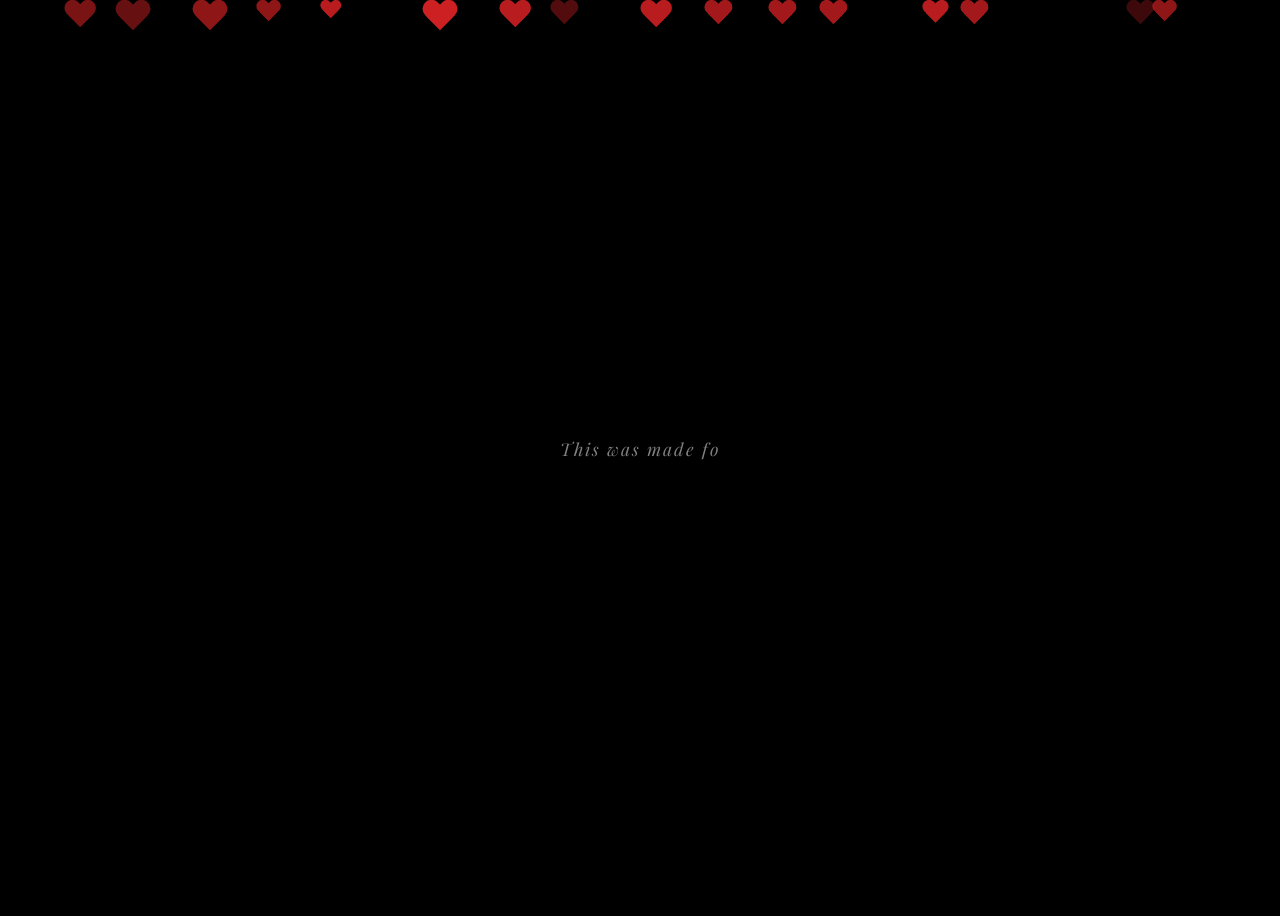
<file: index.html>
<!DOCTYPE html>
<html lang="en">
<head>
    <meta charset="UTF-8">
    <meta name="viewport" content="width=device-width, initial-scale=1.0">
    <link rel="stylesheet" href="css/index.css">
    <title>Happy Birthday</title>
    <link rel="preconnect" href="https://fonts.googleapis.com">
    <link rel="preconnect" href="https://fonts.gstatic.com" crossorigin>
    <link href="https://fonts.googleapis.com/css2?family=Playfair+Display:ital,wght@0,400..900;1,400..900&display=swap" rel="stylesheet">
</head>
<body>
    <!-- Texte qui apparaît avant le bouton -->
    <div id="intro-text"></div>

    <!-- Le bouton, caché au départ -->
    <button id="main-btn" onclick="window.location.href='chapitre1.html'" style="display:none">
        Do you wanna know how much I love you ?
    </button>

    <div class="demo-container">
        <div class="heart-animation">
            <div class="heart x1"></div>
            <div class="heart x2"></div>
            <div class="heart x3"></div>
            <div class="heart x4"></div>
            <div class="heart x5"></div>
            <div class="heart x6"></div>
            <div class="heart x7"></div>
            <div class="heart x8"></div>
            <div class="heart x9"></div>
            <div class="heart x10"></div>
            <div class="heart x11"></div>
            <div class="heart x12"></div>
            <div class="heart x13"></div>
            <div class="heart x14"></div>
            <div class="heart x15"></div>
            <div class="heart x16"></div>
        </div>
    </div>

    <script src="js/index.js"></script>
</body>
</html>
</file>
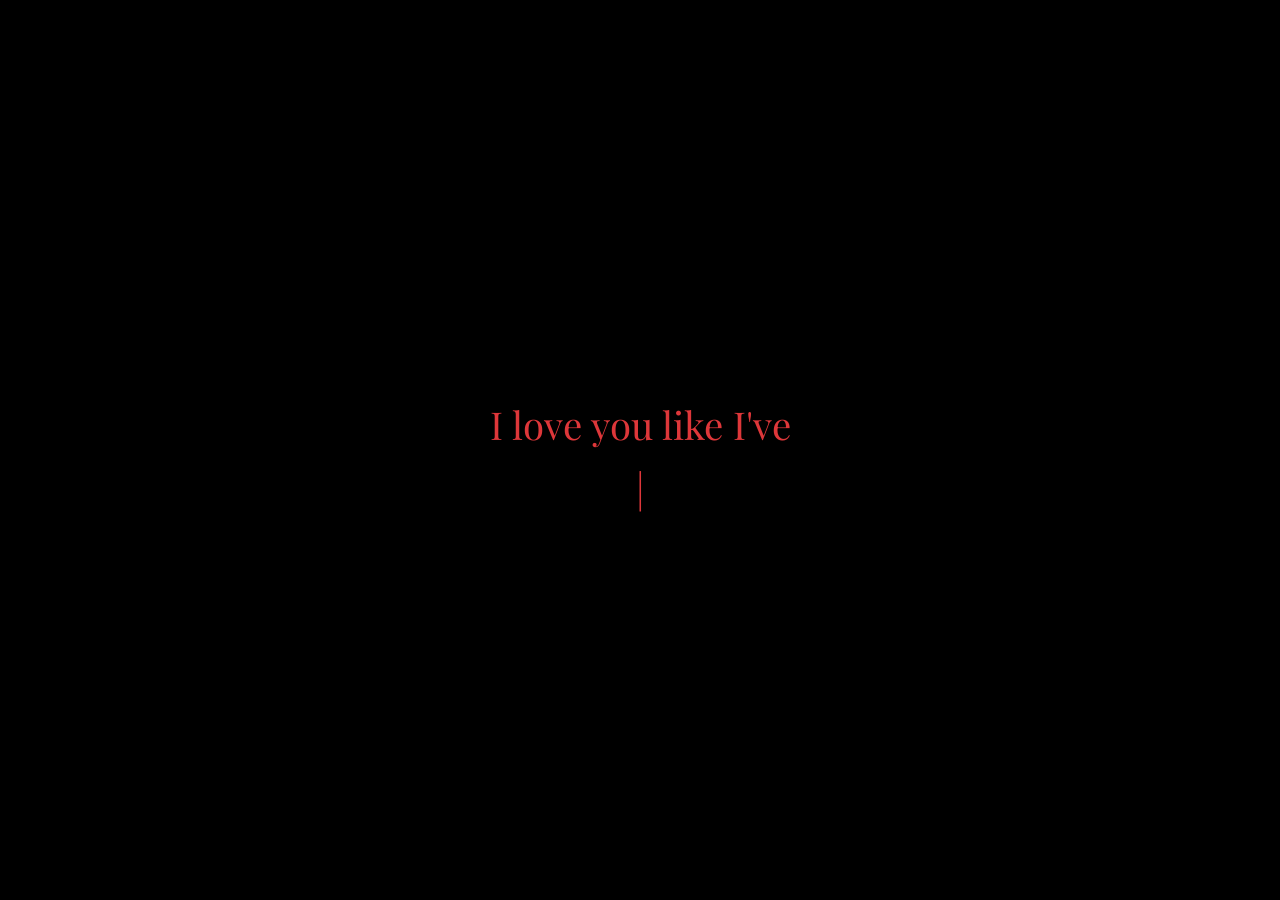
<file: chapitre1.html>
<!DOCTYPE html>
<html lang="en">
<head>
    <meta charset="UTF-8">
    <meta name="viewport" content="width=device-width, initial-scale=1.0">
    <link rel="stylesheet" href="css/chapitre1.css">
    <title>chapitre1</title>
    <link rel="preconnect" href="https://fonts.googleapis.com">
    <link rel="preconnect" href="https://fonts.gstatic.com" crossorigin>
    <link href="https://fonts.googleapis.com/css2?family=Playfair+Display:ital,wght@0,400..900;1,400..900&display=swap" rel="stylesheet">
</head>
<body>
    <div id="typewriter-container">
    <div id="typewriter-text"></div>
    <span id="cursor">|</span>
    <button onclick="window.location.href='chapitre2.html'" id="next-btn" style="display:none">Continue →</button>
</div>
<script src="js/chapitre1.js"></script>
</body>
</html>
</file>
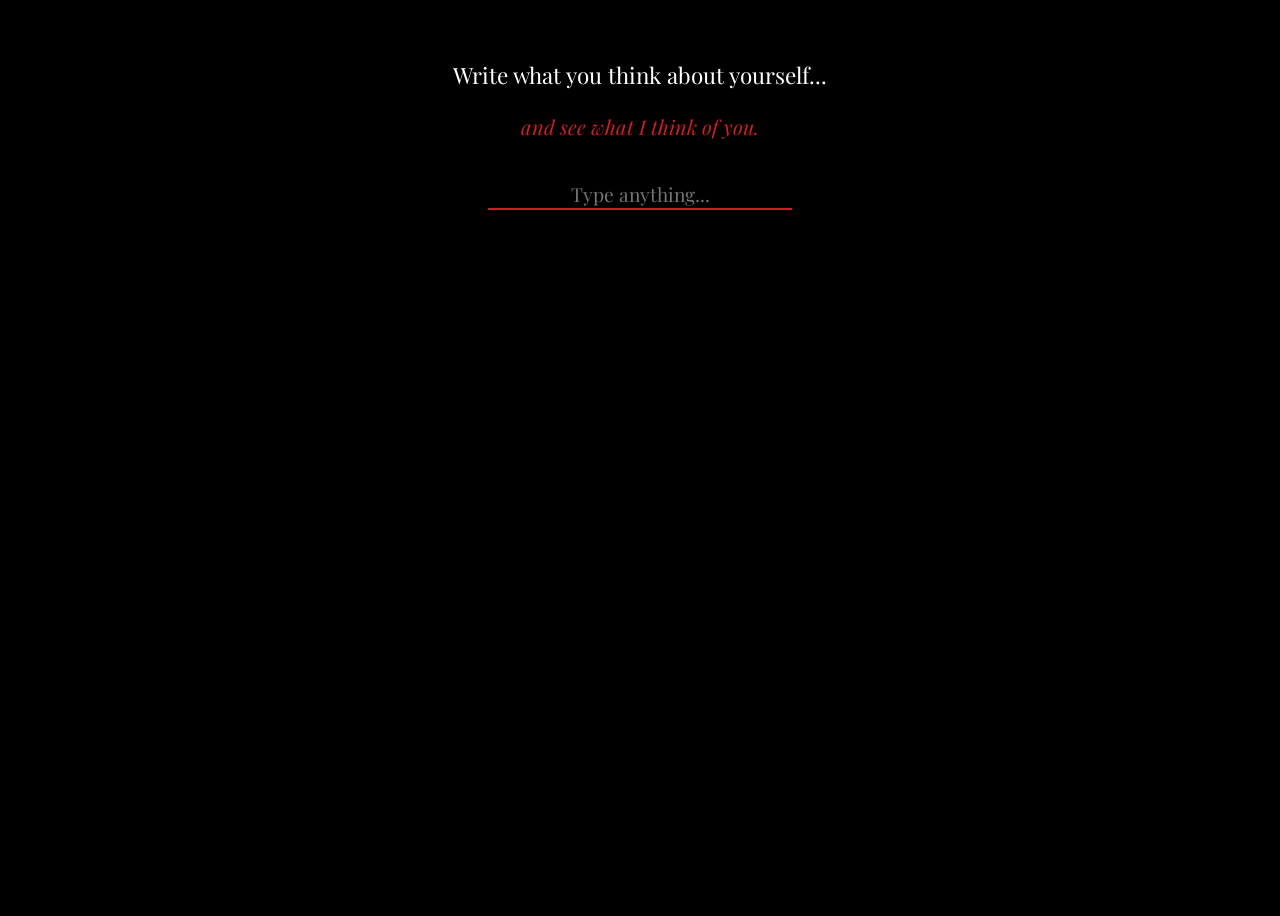
<file: chapitre2.html>
<!DOCTYPE html>
<html lang="en">
<head>
    <meta charset="UTF-8">
    <meta name="viewport" content="width=device-width, initial-scale=1.0">
    <link rel="stylesheet" href="css/chapitre2.css">
    <title>Chapitre 2</title>
    <link rel="preconnect" href="https://fonts.googleapis.com">
    <link href="https://fonts.googleapis.com/css2?family=Playfair+Display:ital,wght@0,400..900;1,400..900&display=swap" rel="stylesheet">
</head>
<body>
    <!-- Message en haut -->
    <div id="message-top">
        <p>Write what you think about yourself...</p>
        <p id="subtitle">and see what I think of you.</p>
    </div>

    <!-- Zone de saisie -->
    <input type="text" id="user-input" placeholder="Type anything...">

    <!-- Le cœur se forme ici -->
    <div id="heart-container"></div>

    <!-- Message final qui apparaît quand le coeur est complet -->
    <div id="final-message">
        I love you for everything you are.<br>
        <button onclick="window.location.href='chapitre3.html'">Continue →</button>
    </div>

    <script src="js/chapitre2.js"></script>
</body>
</html>
</file>
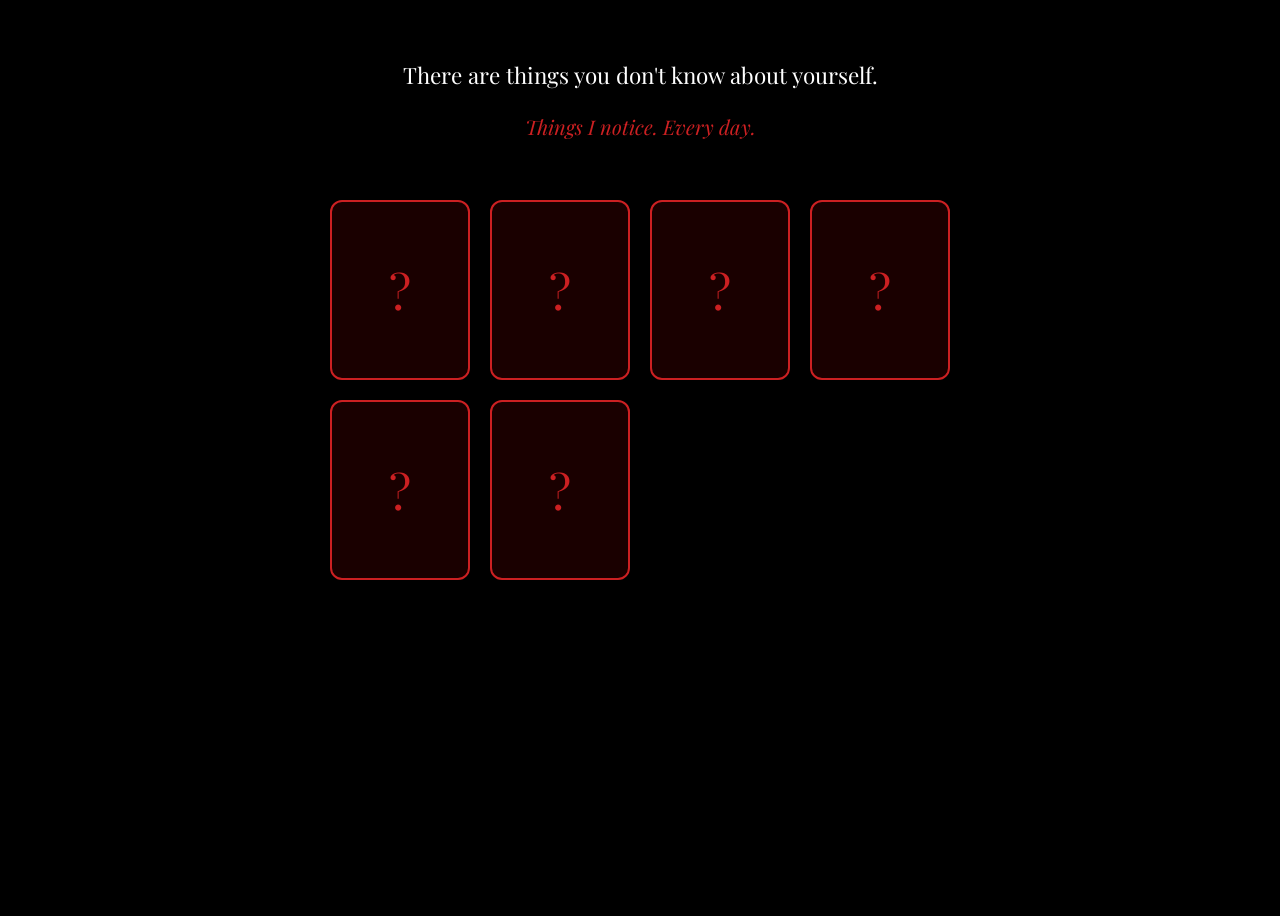
<file: chapitre3.html>
<!DOCTYPE html>
<html lang="en">
<head>
    <meta charset="UTF-8">
    <meta name="viewport" content="width=device-width, initial-scale=1.0">
    <link rel="stylesheet" href="css/chapitre3.css">
    <title>Chapitre 3</title>
    <link rel="preconnect" href="https://fonts.googleapis.com">
    <link href="https://fonts.googleapis.com/css2?family=Playfair+Display:ital,wght@0,400..900;1,400..900&display=swap" rel="stylesheet">
</head>
<body>
    <div id="intro">
        <p>There are things you don't know about yourself.</p>
        <p id="subtitle">Things I notice. Every day.</p>
    </div>

    <!-- La grille de cartes -->
    <div id="cards-grid"></div>

    <!-- Bouton final caché -->
    <div id="final-message">
        <p>Now you know.</p>
        <button onclick="window.location.href='chapitre4.html'">Continue →</button>
    </div>

    <script src="js/chapitre3.js"></script>
</body>
</html>
</file>
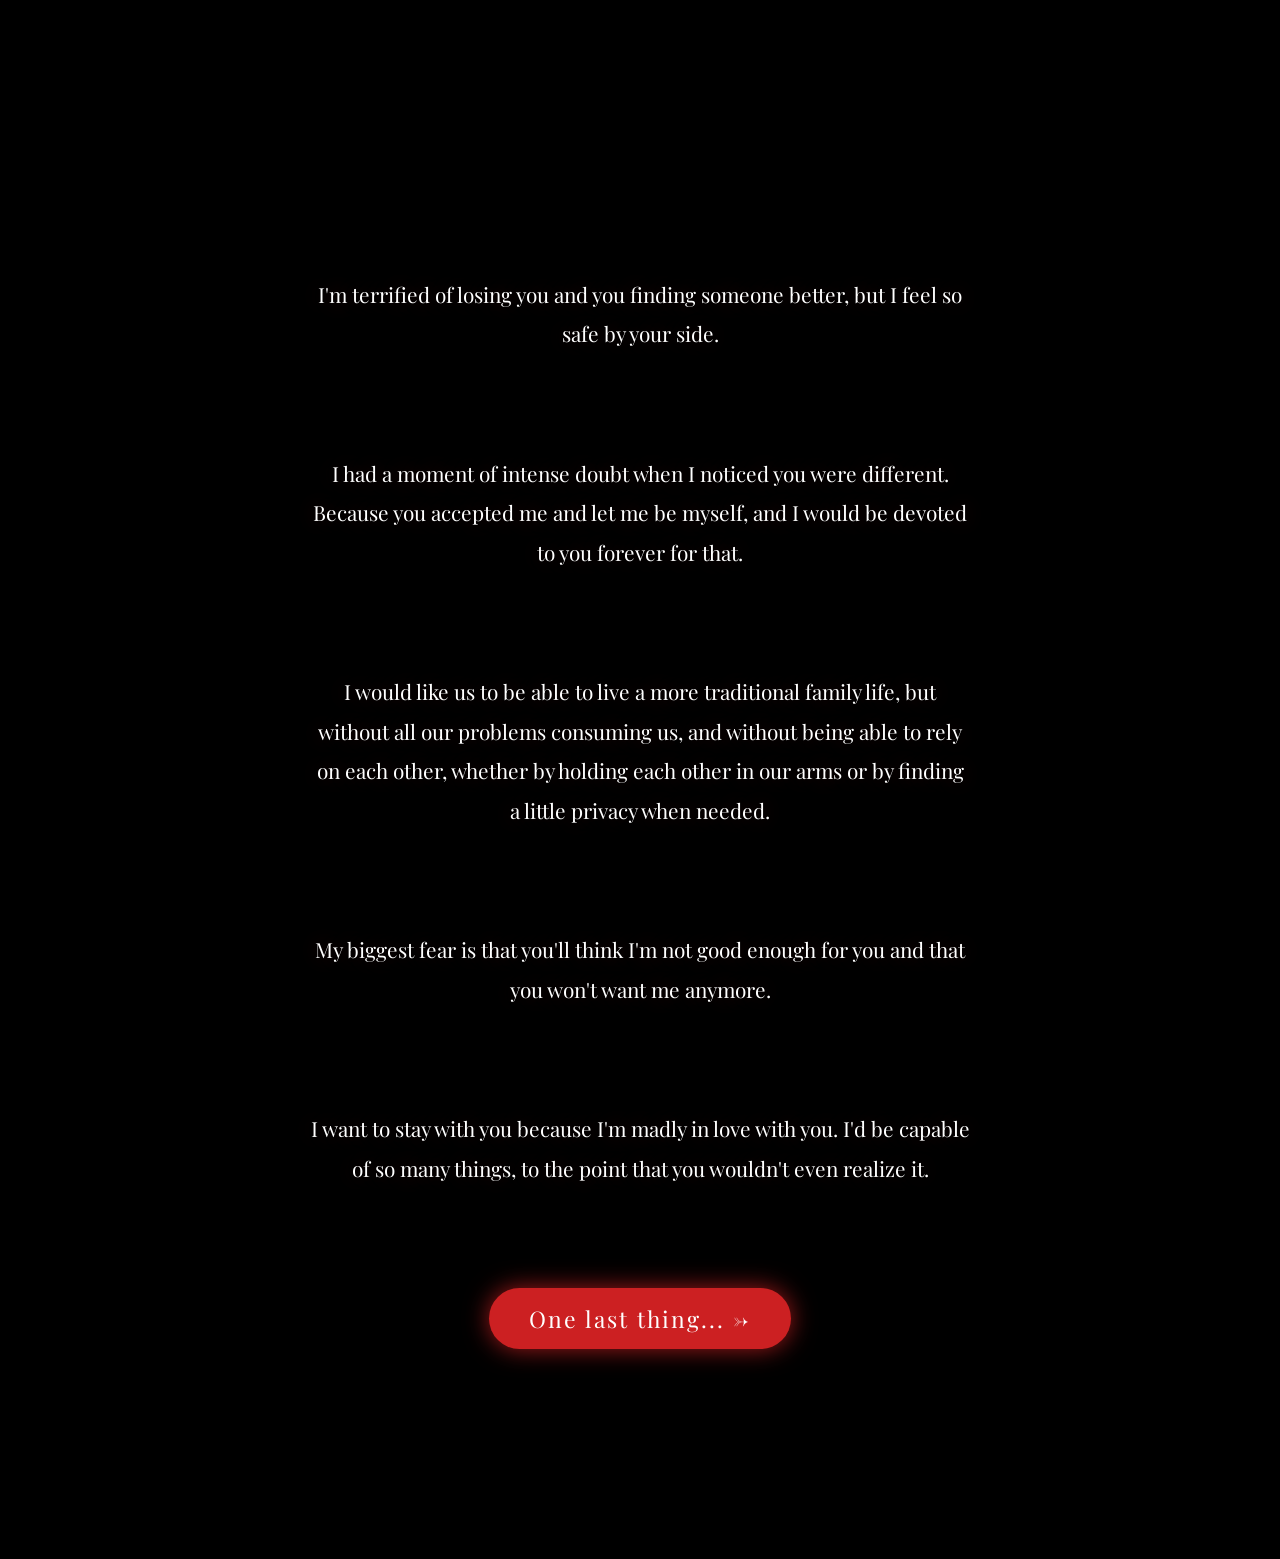
<file: chapitre4.html>
<!DOCTYPE html>
<html lang="en">
<head>
    <meta charset="UTF-8">
    <meta name="viewport" content="width=device-width, initial-scale=1.0">
    <link rel="stylesheet" href="css/chapitre4.css">
    <title>Chapitre 4</title>
    <link rel="preconnect" href="https://fonts.googleapis.com">
    <link href="https://fonts.googleapis.com/css2?family=Playfair+Display:ital,wght@0,400..900;1,400..900&display=swap" rel="stylesheet">
</head>
<body>
    <div id="intro" class="reveal">
        <p>There are things I've never said out loud.</p>
        <p id="subtitle">Scroll to find out.</p>
    </div>

    <!-- Chaque paragraphe apparaît au scroll -->
    <div class="section reveal">
        <p>I'm terrified of losing you and you finding someone better, but I feel so safe by your side.</p>
    </div>

    <div class="section reveal">
        <p>I had a moment of intense doubt when I noticed you were different. Because you accepted me and let me be myself, and I would be devoted to you forever for that.</p>
    </div>

    <div class="section reveal">
        <p>I would like us to be able to live a more traditional family life, but without all our problems consuming us, and without being able to rely on each other, whether by holding each other in our arms or by finding a little privacy when needed.</p>
    </div>

    <div class="section reveal">
        <p>My biggest fear is that you'll think I'm not good enough for you and that you won't want me anymore.</p>
    </div>

    <div class="section reveal">
        <p>I want to stay with you because I'm madly in love with you. I'd be capable of so many things, to the point that you wouldn't even realize it.</p>
    </div>

    <!-- Bouton final -->
    <div class="section reveal" id="final-section">
        <button onclick="window.location.href='final.html'">
            One last thing... →
        </button>
    </div>

    <script src="js/chapitre4.js"></script>
</body>
</html>
</file>
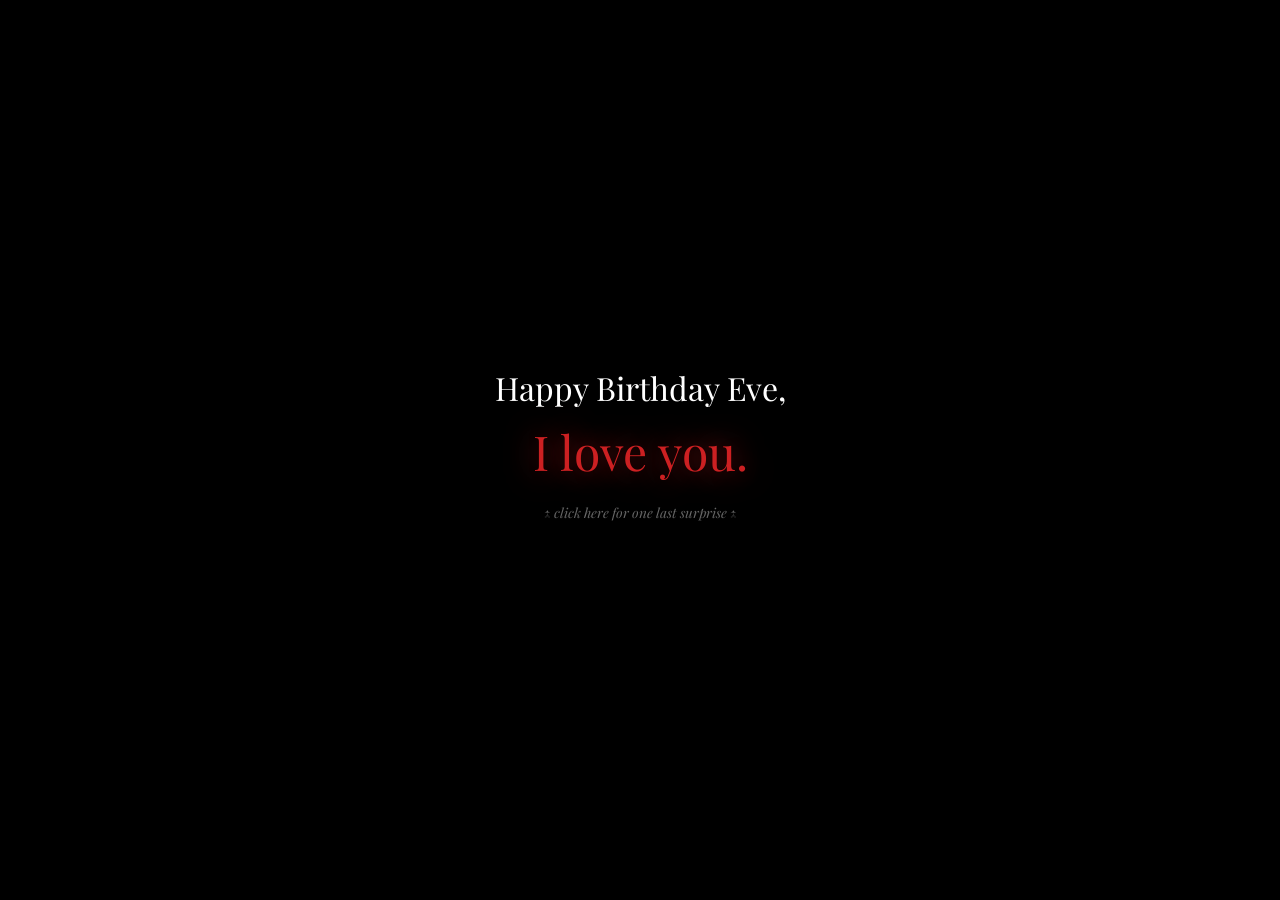
<file: final.html>
<!DOCTYPE html>
<html lang="en">
<head>
    <meta charset="UTF-8">
    <meta name="viewport" content="width=device-width, initial-scale=1.0">
    <link rel="stylesheet" href="css/final.css">
    <title>For you</title>
    <link rel="preconnect" href="https://fonts.googleapis.com">
    <link href="https://fonts.googleapis.com/css2?family=Playfair+Display:ital,wght@0,400..900;1,400..900&display=swap" rel="stylesheet">
</head>
<body>
    <div id="main-message">
        <p id="title">Happy Birthday Eve,</p>
        <p id="subtitle">I love you.</p>
        <p id="hint">↑ click here for one last surprise ↑</p>
    </div>

    <!-- Message final qui apparaît après 60 mots -->
    <div id="end-message">
        And I always will. ♥
    </div>

    <div id="words-container"></div>

    <script src="js/final.js"></script>
</body>
</html>
</file>
<file: css/index.css>
body {
    background-color: rgb(0, 0, 0);
    display: flex;
    justify-content: center;
    align-items: center;
    height: 100vh;
}
.demo-content {
  position: relative;
  z-index: 10;
  text-align: center;
  color: #333;
}
/* #region HEARTS */


.heart-animation {
  position: absolute;
  top: 0;
  left: 0;
  width: 100%;
  height: 100%;
  pointer-events: none; 
  z-index: 0;
}

.x1 { left: 5%; transform: scale(0.9); opacity: 0.6; animation: moveclouds 15s linear infinite, sideWays 4s ease-in-out infinite alternate; }
.x2 { left: 25%; transform: scale(0.6); opacity: 0.9; animation: moveclouds 25s linear infinite, sideWays 5s ease-in-out infinite alternate; }
.x3 { left: 55%; transform: scale(0.8); opacity: 0.8; animation: moveclouds 20s linear infinite, sideWays 4s ease-in-out infinite alternate; }
.x4 { left: 72%; transform: scale(0.75); opacity: 0.9; animation: moveclouds 18s linear infinite, sideWays 2s ease-in-out infinite alternate; }
.x5 { left: 88%; transform: scale(0.8); opacity: 0.3; animation: moveclouds 7s linear infinite, sideWays 1s ease-in-out infinite alternate; }
.x6 { left: 33%; opacity: 1; animation: moveclouds 10s linear infinite, swayWays 9s ease-in-out infinite alternate; }
.x7 { left: 15%; opacity: 0.7; animation: moveclouds 8s linear infinite, swayWays 9s ease-in-out infinite alternate; }
.x8 { left: 64%; transform: scale(0.8); opacity: 0.8; animation: moveclouds 13s linear infinite, sideWays 4s ease-in-out infinite alternate; }
.x9 { left: 43%; transform: scale(0.8); opacity: 0.4; animation: moveclouds 20s linear infinite, sideWays 4s ease-in-out infinite alternate; }
.x10 { left: 9%; opacity: 0.5; animation: moveclouds 10s linear infinite, swayWays 9s ease-in-out infinite alternate; }
.x11 { left: 20%; transform: scale(0.7); opacity: 0.7; animation: moveclouds 12s linear infinite, sideWays 3s ease-in-out infinite alternate; }
.x12 { left: 50%; transform: scale(0.9); opacity: 0.9; animation: moveclouds 15s linear infinite, sideWays 4s ease-in-out infinite alternate; }
.x13 { left: 75%; transform: scale(0.8); opacity: 0.8; animation: moveclouds 18s linear infinite, sideWays 5s ease-in-out infinite alternate; }
.x14 { left: 90%; transform: scale(0.7); opacity: 0.7; animation: moveclouds 10s linear infinite, sideWays 2s ease-in-out infinite alternate; }
.x15 { left: 39%; transform: scale(0.9); opacity: 0.9; animation: moveclouds 12s linear infinite, sideWays 3s ease-in-out infinite alternate; }
.x16 { left: 60%; transform: scale(0.8); opacity: 0.8; animation: moveclouds 15s linear infinite, sideWays 4s ease-in-out infinite alternate; }

@keyframes moveclouds {     
    0% { top: 100vh; }
    100% { top: -200px; }
}

@keyframes sideWays {
  0% { margin-left: 0px; }
  100% { margin-left: 50px; }
}

@keyframes swayWays {
  0% { transform: rotate(12deg); left: -0.3%; }
  33% { transform: rotate(-2deg); left: 0.7%; }
  100% { transform: rotate(0deg); left: -12%; }
}


.heart {
    position: absolute;
}
.heart:before,
.heart:after {
    position: absolute;
    content: "";
    left: 18px;
    top: 0;
    width: 18px;
    height: 30px;
    background: #CC2022;
    border-radius: 30px 30px 0 0;
    transform: rotate(-45deg);
    transform-origin: 0 100%;
}
.heart:after {
    left: 0;
    transform: rotate(45deg);
    transform-origin: 100% 100%;
}
/* #endregion */
button {
    z-index: 10;
    border-radius: 50px;
    background-color: red;
    border: none;
    color: white;
    padding: 15px 32px;
    text-align: center;
    text-decoration: none;
    display: inline-block;
    font-size: 4vw;
    cursor: pointer;
    letter-spacing: 2px;
    text-transform: uppercase;
    box-shadow: 0 0 20px rgba(204, 32, 34, 0.8);
    font-family: 'Playfair Display', serif;
}

/* Texte d'intro */
#intro-text {
    position: relative;
    z-index: 10;
    color: rgba(255,255,255,0.5);
    font-family: 'Playfair Display', serif;
    font-style: italic;
    font-size: 1.1em;
    margin-bottom: 20px;
    letter-spacing: 2px;
}

/* Bouton qui pulse comme un coeur */
button {
    position: relative;
    z-index: 10;
    animation: heartbeat 1.5s ease-in-out infinite;
}

button.fade-in {
    animation: fadeInBtn 0.8s ease forwards, heartbeat 1.5s ease-in-out 0.8s infinite;
}

@keyframes fadeInBtn {
    from { opacity: 0; transform: scale(0.8); }
    to   { opacity: 1; transform: scale(1); }
}

@keyframes heartbeat {
    0%, 100% { transform: scale(1); }
    14%       { transform: scale(1.05); }
    28%       { transform: scale(1); }
    42%       { transform: scale(1.05); }
    56%       { transform: scale(1); }
}

/* Le body doit être flex colonne pour empiler intro + bouton */
body {
    flex-direction: column;
}
</file>
<file: css/chapitre1.css>
body {
    background-color: black;
    display: flex;
    justify-content: center;
    align-items: center;
    height: 100vh;
    margin: 0;
}

#typewriter-container {
    display: flex;
    flex-direction: column;
    align-items: center;
    text-align: center;
    padding: 40px;
}

#typewriter-text {
    font-family: 'Playfair Display', serif;
    font-size: 3vw;
    color: #de373a;
    line-height: 2;
}

#cursor {
    font-family: 'Playfair Display', serif;
    font-size: 3vw;
    color: #de373a;
    animation: blink 1s infinite;
}

@keyframes blink {
    0%, 100% { opacity: 1; }
    50% { opacity: 0; }
}

#next-btn {
    margin-top: 40px;
    z-index: 10;
    border-radius: 50px;
    background-color: #de373a;
    border: none;
    color: white;
    padding: 15px 32px;
    text-align: center;
    font-size: 2vw;
    cursor: pointer;
    letter-spacing: 2px;
    text-transform: uppercase;
    box-shadow: 0 0 20px rgba(204, 32, 34, 0.8);
    font-family: 'Playfair Display', serif;
}
</file>
<file: css/chapitre2.css>
body {
    background-color: #000;
    display: flex;
    flex-direction: column;
    align-items: center;
    min-height: 100vh;
    font-family: 'Playfair Display', serif;
    padding: 30px;
    box-sizing: border-box;
}

#message-top {
    color: white;
    text-align: center;
    margin-bottom: 20px;
    font-size: 1.4em;
}

#subtitle {
    color: #cc2022;
    font-style: italic;
    font-size: 0.9em;
}

#user-input {
    background: transparent;
    border: none;
    border-bottom: 2px solid #cc2022;
    color: white;
    font-size: 1.2em;
    text-align: center;
    outline: none;
    width: 300px;
    margin-bottom: 20px;
    font-family: 'Playfair Display', serif;
}

#heart-container {
    position: relative;
    width: 420px;
    height: 320px;
    margin-top: 10px;
}

#heart-container span {
    position: absolute;
    color: #cc2022;
    font-size: 11px;
    opacity: 0;
    animation: fadeIn 0.5s forwards;
    white-space: nowrap;
}

@keyframes fadeIn {
    from { opacity: 0; transform: scale(0.5); }
    to   { opacity: 1; transform: scale(1); }
}

#final-message {
    display: none;
    color: white;
    text-align: center;
    margin-top: 30px;
    font-size: 1.3em;
    line-height: 2;
}

#final-message button {
    margin-top: 15px;
    background-color: #cc2022;
    color: white;
    border: none;
    border-radius: 50px;
    padding: 12px 30px;
    font-size: 1em;
    font-family: 'Playfair Display', serif;
    cursor: pointer;
    box-shadow: 0 0 20px rgba(204, 32, 34, 0.8);
    letter-spacing: 2px;
}
/* Lueur quand le coeur est complet */
.heart-glow span {
    animation: glowPulse 1.5s ease-in-out infinite !important;
}

@keyframes glowPulse {
    0%, 100% { text-shadow: none; }
    50%       { text-shadow: 0 0 8px currentColor; }
}
</file>
<file: css/chapitre3.css>
body {
    background-color: #000;
    display: flex;
    flex-direction: column;
    align-items: center;
    min-height: 100vh;
    font-family: 'Playfair Display', serif;
    padding: 30px;
    box-sizing: border-box;
}

#intro {
    color: white;
    text-align: center;
    margin-bottom: 40px;
    font-size: 1.4em;
}

#subtitle {
    color: #cc2022;
    font-style: italic;
    font-size: 0.9em;
}

/* Grille de cartes */
#cards-grid {
    padding: 0 15px;
    box-sizing: border-box;
    width: 100%;
    display: grid;
    grid-template-columns: repeat(4, 140px);
    gap: 20px;
    justify-content: center;
}

/* Conteneur de chaque carte */
.card {
    width: 140px;
    height: 180px;
    cursor: pointer;
    /* perspective donne l'effet 3D au retournement */
    perspective: 1000px;
}

/* L'élément qui se retourne réellement */
.card-inner {
    width: 100%;
    height: 100%;
    position: relative;
    /* transition du retournement */
    transition: transform 0.6s ease;
    /* permet de voir les deux faces */
    transform-style: preserve-3d;
}

/* Quand la carte a la classe "flipped" — elle se retourne */
.card.flipped .card-inner {
    transform: rotateY(180deg);
}

/* Styles communs aux deux faces */
.card-front,
.card-back {
    position: absolute;
    width: 100%;
    height: 100%;
    border-radius: 12px;
    display: flex;
    align-items: center;
    justify-content: center;
    text-align: center;
    padding: 15px;
    box-sizing: border-box;
    /* cache la face quand elle est de dos */
    backface-visibility: hidden;
}

/* Face avant — fond rouge sombre avec ? */
.card-front {
    background-color: #1a0000;
    border: 2px solid #cc2022;
    color: #cc2022;
    font-size: 3em;
}

/* Face arrière — fond rouge avec le compliment */
.card-back {
    background-color: #cc2022;
    color: white;
    font-size: 0.85em;
    line-height: 1.5;
    /* cachée par défaut, retournée de 180deg */
    transform: rotateY(180deg);
}

#final-message {
    display: none;
    color: white;
    text-align: center;
    margin-top: 40px;
    font-size: 1.3em;
}

#final-message button {
    margin-top: 15px;
    background-color: #cc2022;
    color: white;
    border: none;
    border-radius: 50px;
    padding: 12px 30px;
    font-size: 1em;
    font-family: 'Playfair Display', serif;
    cursor: pointer;
    box-shadow: 0 0 20px rgba(204, 32, 34, 0.8);
    letter-spacing: 2px;
}

@media (max-width: 480px) {
    #cards-grid {
        grid-template-columns: repeat(2, 1fr);
    }
}
/* Confettis */
.confetti {
    position: fixed;
    width: 10px;
    height: 10px;
    border-radius: 2px;
    pointer-events: none;
    animation: confettiFall linear forwards;
    z-index: 100;
}

@keyframes confettiFall {
    0%   { transform: translateY(-20px) rotate(0deg); opacity: 1; }
    100% { transform: translateY(100vh) rotate(720deg); opacity: 0; }
}
</file>
<file: css/chapitre4.css>
body {
    background-color: #000;
    font-family: 'Playfair Display', serif;
    color: white;
    padding: 60px 20px;
    box-sizing: border-box;
    max-width: 700px;
    margin: 0 auto;
}

#intro {
    text-align: center;
    margin-bottom: 80px;
    font-size: 1.4em;
}

#subtitle {
    color: #cc2022;
    font-style: italic;
    font-size: 0.85em;
    margin-top: 10px;
}

/* Chaque section est invisible et décalée vers le bas au départ */
.section, #intro {
    opacity: 0;
    transform: translateY(40px);
    transition: opacity 0.8s ease, transform 0.8s ease;
    margin-bottom: 100px;
    font-size: 1.3em;
    line-height: 1.9;
    text-align: center;
}

/* Quand le JS ajoute "visible" — l'élément apparaît */
.reveal.visible {
    opacity: 1;
    transform: translateY(0);
}

#final-section {
    margin-top: 60px;
    margin-bottom: 150px;
}

#final-section button {
    background-color: #cc2022;
    color: white;
    border: none;
    border-radius: 50px;
    padding: 15px 40px;
    font-size: 1.1em;
    font-family: 'Playfair Display', serif;
    cursor: pointer;
    box-shadow: 0 0 25px rgba(204, 32, 34, 0.8);
    letter-spacing: 2px;
}
/* Lueur rouge quand une section apparaît */
.reveal.visible p {
    text-shadow: 0 0 20px rgba(204, 32, 34, 0.3);
}
</file>
<file: css/final.css>
body {
    background-color: #000;
    font-family: 'Playfair Display', serif;
    margin: 0;
    height: 100vh;
    display: flex;
    align-items: center;
    justify-content: center;
    overflow: hidden;
    cursor: pointer;
}

#main-message {
    text-align: center;
    z-index: 10;
    position: relative;
}

#title {
    color: white;
    font-size: 2em;
    margin: 0;
}

#subtitle {
    color: #cc2022;
    font-size: 3em;
    margin: 10px 0;
    text-shadow: 0 0 30px rgba(204, 32, 34, 0.8);
}

#hint {
    color: rgba(255,255,255,0.4);
    font-size: 0.85em;
    font-style: italic;
    margin-top: 20px;
    animation: pulse 2s ease-in-out infinite;
}

@keyframes pulse {
    0%, 100% { opacity: 0.4; }
    50% { opacity: 1; }
}

/* Chaque mot qui apparaît */
#words-container span {
    position: fixed;
    font-family: 'Playfair Display', serif;
    animation: popIn 0.4s ease forwards;
    pointer-events: none;
}

@keyframes popIn {
    0%   { opacity: 0; transform: scale(0); }
    60%  { opacity: 1; transform: scale(1.2); }
    100% { opacity: 1; transform: scale(1); }
}
/* Message final "And I always will" */
#end-message {
    position: fixed;
    top: 50%;
    left: 50%;
    transform: translate(-50%, -50%);
    color: white;
    font-size: 2.5em;
    font-family: 'Playfair Display', serif;
    text-align: center;
    z-index: 20;
    opacity: 0;
    pointer-events: none;
    text-shadow: 0 0 40px rgba(255,255,255,0.8);
    transition: opacity 2s ease;
}

#end-message.visible {
    opacity: 1;
}
</file>
